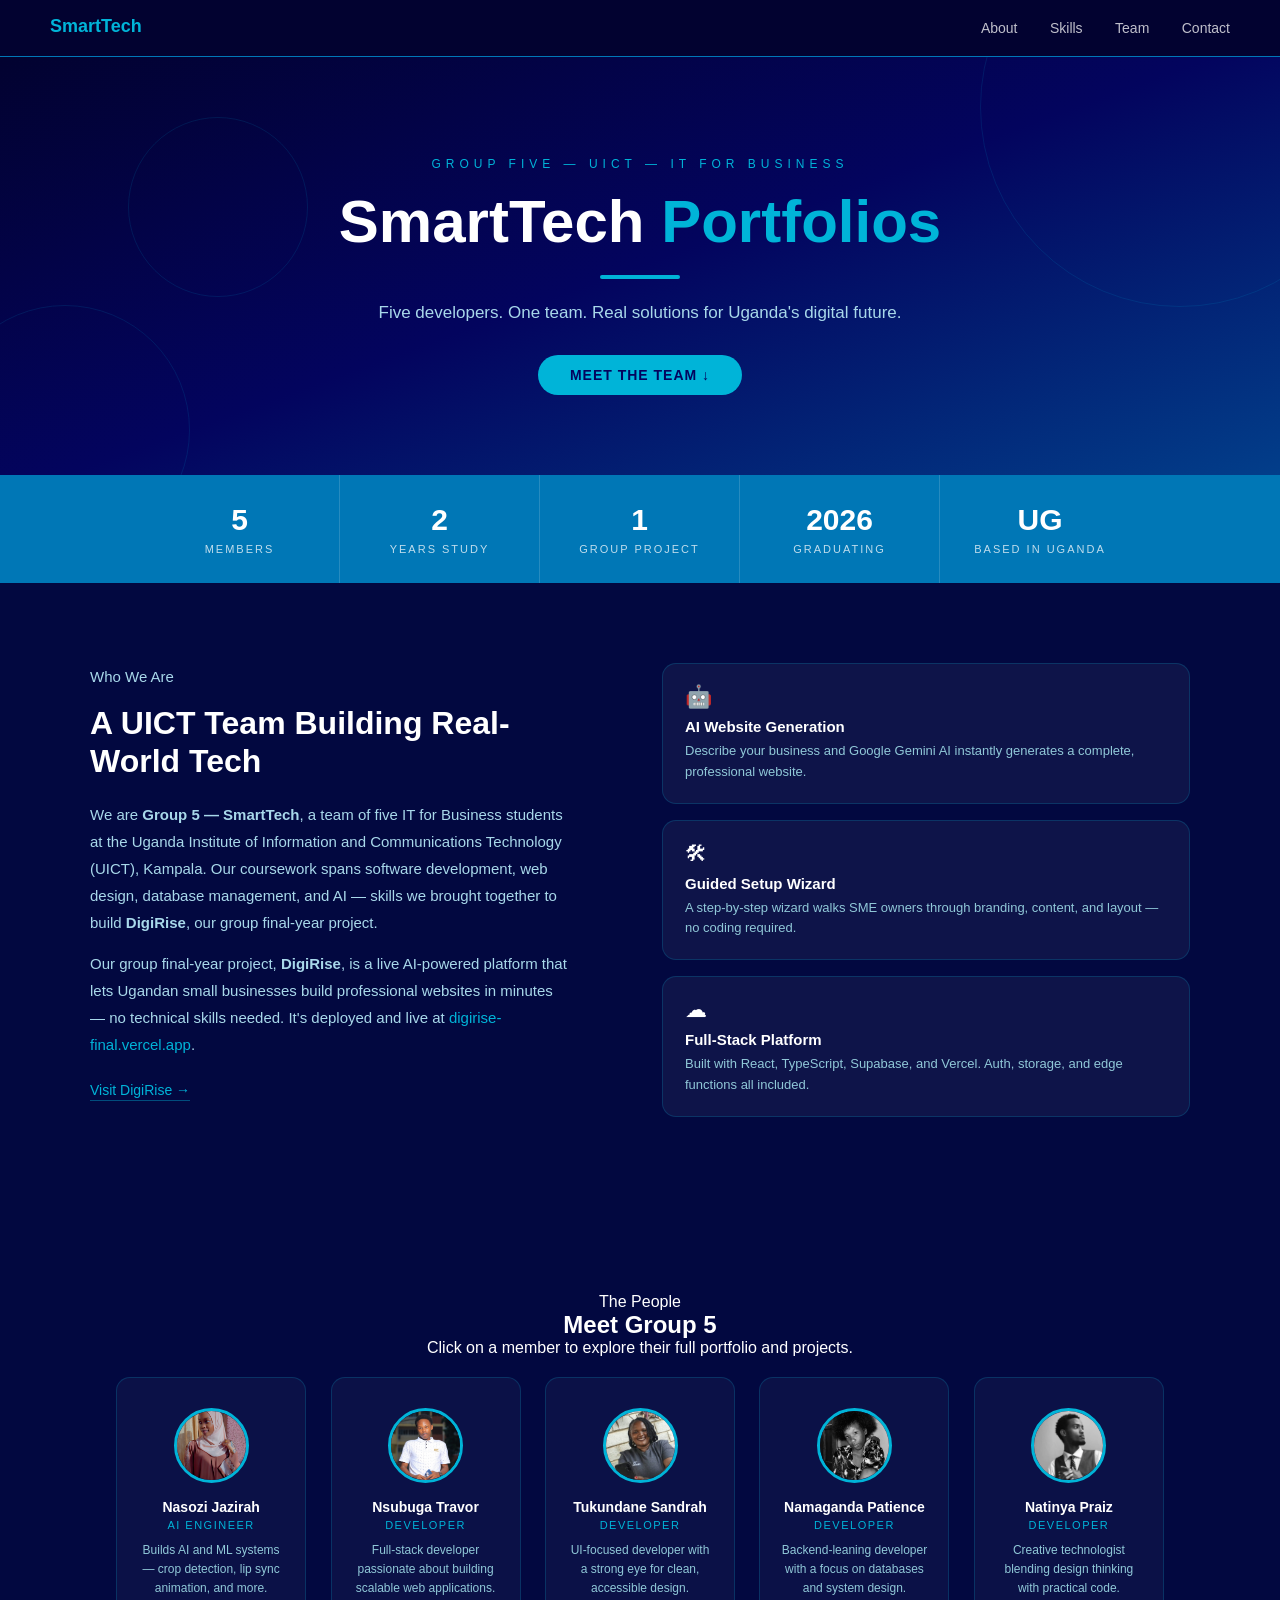
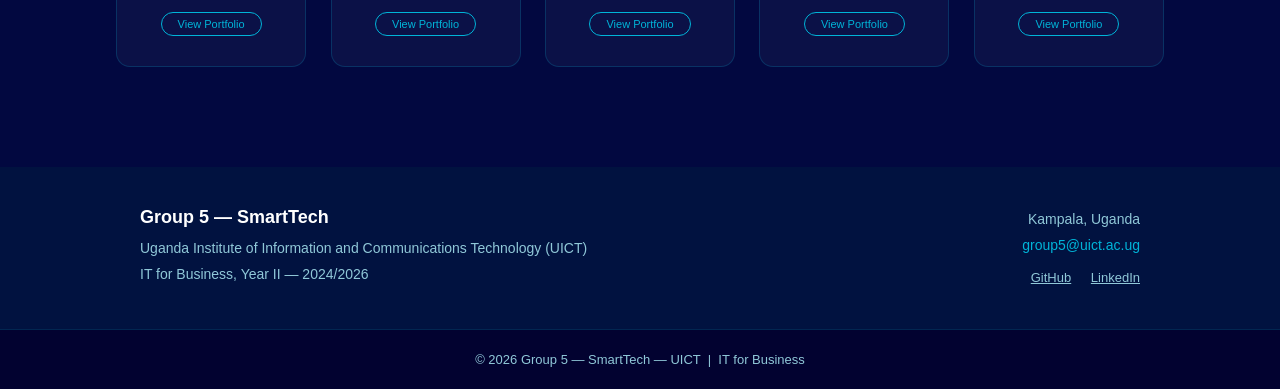
<file: index.html>
<!DOCTYPE html>
<html lang="en">
<head>
    <meta charset="UTF-8">
    <meta name="viewport" content="width=device-width, initial-scale=1.0">
    <title>Group 5 — SmartTech Portfolios | UICT</title>

    <!-- EXTERNAL CSS: main shared stylesheet -->
    <link rel="stylesheet" href="style.css">

    <!-- INTERNAL CSS: landing-page-only overrides -->
    <style>
        body {
            background-color: #03045e;
            color: white;
        }
    </style>
</head>
<body>

<!-- ══════════════════════════════════════
     TOP NAV BAR  (inline CSS: quick logo color)
     ══════════════════════════════════════ -->
<div class="topbar-landing">
    <span class="topbar-logo" style="color: #00b4d8; font-weight: 800; font-family: 'Syne', sans-serif; font-size: 18px;">SmartTech</span>
    <nav class="topbar-nav">
        <a href="#about">About</a>
        <a href="#skills">Skills</a>
        <a href="#team">Team</a>
        <a href="#contact">Contact</a>
    </nav>
</div>


<!-- ══════════════════════════════════════
     HERO SECTION
     ══════════════════════════════════════ -->
<header class="landing-hero">
    <p class="group-label">Group Five &mdash; UICT &mdash; IT for Business</p>
    <h1>SmartTech <span>Portfolios</span></h1>
    <div class="hero-underline"></div>
    <p class="hero-sub">Five developers. One team. Real solutions for Uganda's digital future.</p>
    <a href="#team" class="hero-cta">Meet the Team &darr;</a>

    <!-- Decorative floating circles (CSS absolute positioning) -->
    <div class="circle-deco circle-1"></div>
    <div class="circle-deco circle-2"></div>
    <div class="circle-deco circle-3"></div>
</header>


<!-- ══════════════════════════════════════
     STATS BAR — uses CSS FLOAT layout
     ══════════════════════════════════════ -->
<section class="stats-bar">
    <!-- clearfix applied on parent; each stat floats left -->
    <div class="stats-inner clearfix">
        <div class="stat-item float-item">
            <span class="stat-number">5</span>
            <span class="stat-label">Members</span>
        </div>
        <div class="stat-item float-item">
            <span class="stat-number">2</span>
            <span class="stat-label">Years Study</span>
        </div>
        <div class="stat-item float-item">
            <span class="stat-number">1</span>
            <span class="stat-label">Group Project</span>
        </div>
        <div class="stat-item float-item">
            <span class="stat-number">2026</span>
            <span class="stat-label">Graduating</span>
        </div>
        <div class="stat-item float-item">
            <span class="stat-number">UG</span>
            <span class="stat-label">Based in Uganda</span>
        </div>
    </div>
</section>


<!-- ══════════════════════════════════════
     ABOUT SECTION — uses CSS FLOAT (2-column)
     ══════════════════════════════════════ -->
<section class="about-section" id="about">
    <div class="about-inner clearfix">

        <!-- LEFT column — float left -->
        <div class="about-text float-left-col">
            <p class="section-tag">Who We Are</p>
            <h2>A UICT Team Building Real-World Tech</h2>
            <p>
                We are <strong>Group 5 — SmartTech</strong>, a team of five IT for Business
                students at the Uganda Institute of Information and Communications Technology
                (UICT), Kampala. Our coursework spans software development, web design,
                database management, and AI — skills we brought together to build
                <strong>DigiRise</strong>, our group final-year project.
            </p>
            <p style="margin-top: 14px;">
                Our group final-year project, <strong>DigiRise</strong>, is a live AI-powered
                platform that lets Ugandan small businesses build professional websites in minutes —
                no technical skills needed. It's deployed and live at
                <a href="https://digirise-final.vercel.app" target="_blank" style="color: #00b4d8; text-decoration: none;">digirise-final.vercel.app</a>.
            </p>
            <a href="https://digirise-final.vercel.app" target="_blank" class="about-link">Visit DigiRise &rarr;</a>
        </div>

        <!-- RIGHT column — float right -->
        <div class="about-cards float-right-col">
            <div class="about-card">
                <span class="about-icon">&#129302;</span>
                <h4>AI Website Generation</h4>
                <p>Describe your business and Google Gemini AI instantly generates a complete, professional website.</p>
            </div>
            <div class="about-card">
                <span class="about-icon">&#128736;</span>
                <h4>Guided Setup Wizard</h4>
                <p>A step-by-step wizard walks SME owners through branding, content, and layout — no coding required.</p>
            </div>
            <div class="about-card">
                <span class="about-icon">&#9729;</span>
                <h4>Full-Stack Platform</h4>
                <p>Built with React, TypeScript, Supabase, and Vercel. Auth, storage, and edge functions all included.</p>
            </div>
        </div>

    </div>
</section>



<!-- ══════════════════════════════════════
     TEAM SECTION (member cards)
     ══════════════════════════════════════ -->
<section class="team-section" id="team">
    <div class="section-header">
        <p class="section-tag">The People</p>
        <h2>Meet Group 5</h2>
        <p class="section-sub">Click on a member to explore their full portfolio and projects.</p>
    </div>

    <div class="members">

        <a href="jazirah.html" class="member-card">
            <div class="avatar-circle">
                <img src="jazirah.jpg" alt="Nasozi Jazirah">
            </div>
            <h3>Nasozi Jazirah</h3>
            <p class="role">AI Engineer</p>
            <p class="member-bio">Builds AI and ML systems — crop detection, lip sync animation, and more.</p>
            <span class="view-btn">View Portfolio</span>
        </a>

        <a href="nsubuga_about.html" class="member-card">
            <div class="avatar-circle">
                <img src="travor.jpg" alt="Travor">
            </div>
            <h3>Nsubuga Travor</h3>
            <p class="role">Developer</p>
            <p class="member-bio">Full-stack developer passionate about building scalable web applications.</p>
            <span class="view-btn">View Portfolio</span>
        </a>

        <a href="sandrah.html" class="member-card">
            <div class="avatar-circle">
                <img src="sandrah.jpg" alt="Sandrah">
            </div>
            <h3>Tukundane Sandrah</h3>
            <p class="role">Developer</p>
            <p class="member-bio">UI-focused developer with a strong eye for clean, accessible design.</p>
            <span class="view-btn">View Portfolio</span>
        </a>

        <a href="patience_about.html" class="member-card">
            <div class="avatar-circle">
                <img src="patience.jpg" alt="Patience">
            </div>
            <h3>Namaganda Patience</h3>
            <p class="role">Developer</p>
            <p class="member-bio">Backend-leaning developer with a focus on databases and system design.</p>
            <span class="view-btn">View Portfolio</span>
        </a>

        <a href="praiz_about.html" class="member-card">
            <div class="avatar-circle">
                <img src="praiz.jpg" alt="Praiz">
            </div>
            <h3>Natinya Praiz</h3>
            <p class="role">Developer</p>
            <p class="member-bio">Creative technologist blending design thinking with practical code.</p>
            <span class="view-btn">View Portfolio</span>
        </a>

    </div>
</section>


<!-- ══════════════════════════════════════
     CONTACT / FOOTER STRIP
     ══════════════════════════════════════ -->
<section class="contact-strip" id="contact">
    <div class="contact-inner clearfix">
        <div class="contact-left float-item" style="float: left; width: 50%;">
            <h3>Group 5 &mdash; SmartTech</h3>
            <p>Uganda Institute of Information and Communications Technology (UICT)</p>
            <p>IT for Business, Year II &mdash; 2024/2026</p>
        </div>
        <div class="contact-right float-item" style="float: right; width: 50%; text-align: right;">
            <p>Kampala, Uganda</p>
            <p>
                <a href="mailto:group5@uict.ac.ug" style="color: #00b4d8; text-decoration: none;">group5@uict.ac.ug</a>
            </p>
            <p style="margin-top: 8px; font-size: 13px; color: #90c8d8;">
                <a href="https://github.com" style="color: #90c8d8; margin-right: 16px;">GitHub</a>
                <a href="https://linkedin.com" style="color: #90c8d8;">LinkedIn</a>
            </p>
        </div>
    </div>
</section>

<!-- INLINE CSS: custom footer background -->
<footer style="background-color: #020230; border-top: 1px solid rgba(0,180,216,0.2);">
    &copy; 2026 Group 5 &mdash; SmartTech &mdash; UICT &nbsp;|&nbsp; IT for Business
</footer>


<!-- Smooth scroll script -->
<script>
    document.querySelectorAll('a[href^="#"]').forEach(anchor => {
        anchor.addEventListener('click', function(e) {
            e.preventDefault();
            const target = document.querySelector(this.getAttribute('href'));
            if (target) target.scrollIntoView({ behavior: 'smooth' });
        });
    });
</script>

</body>
</html>
</file>
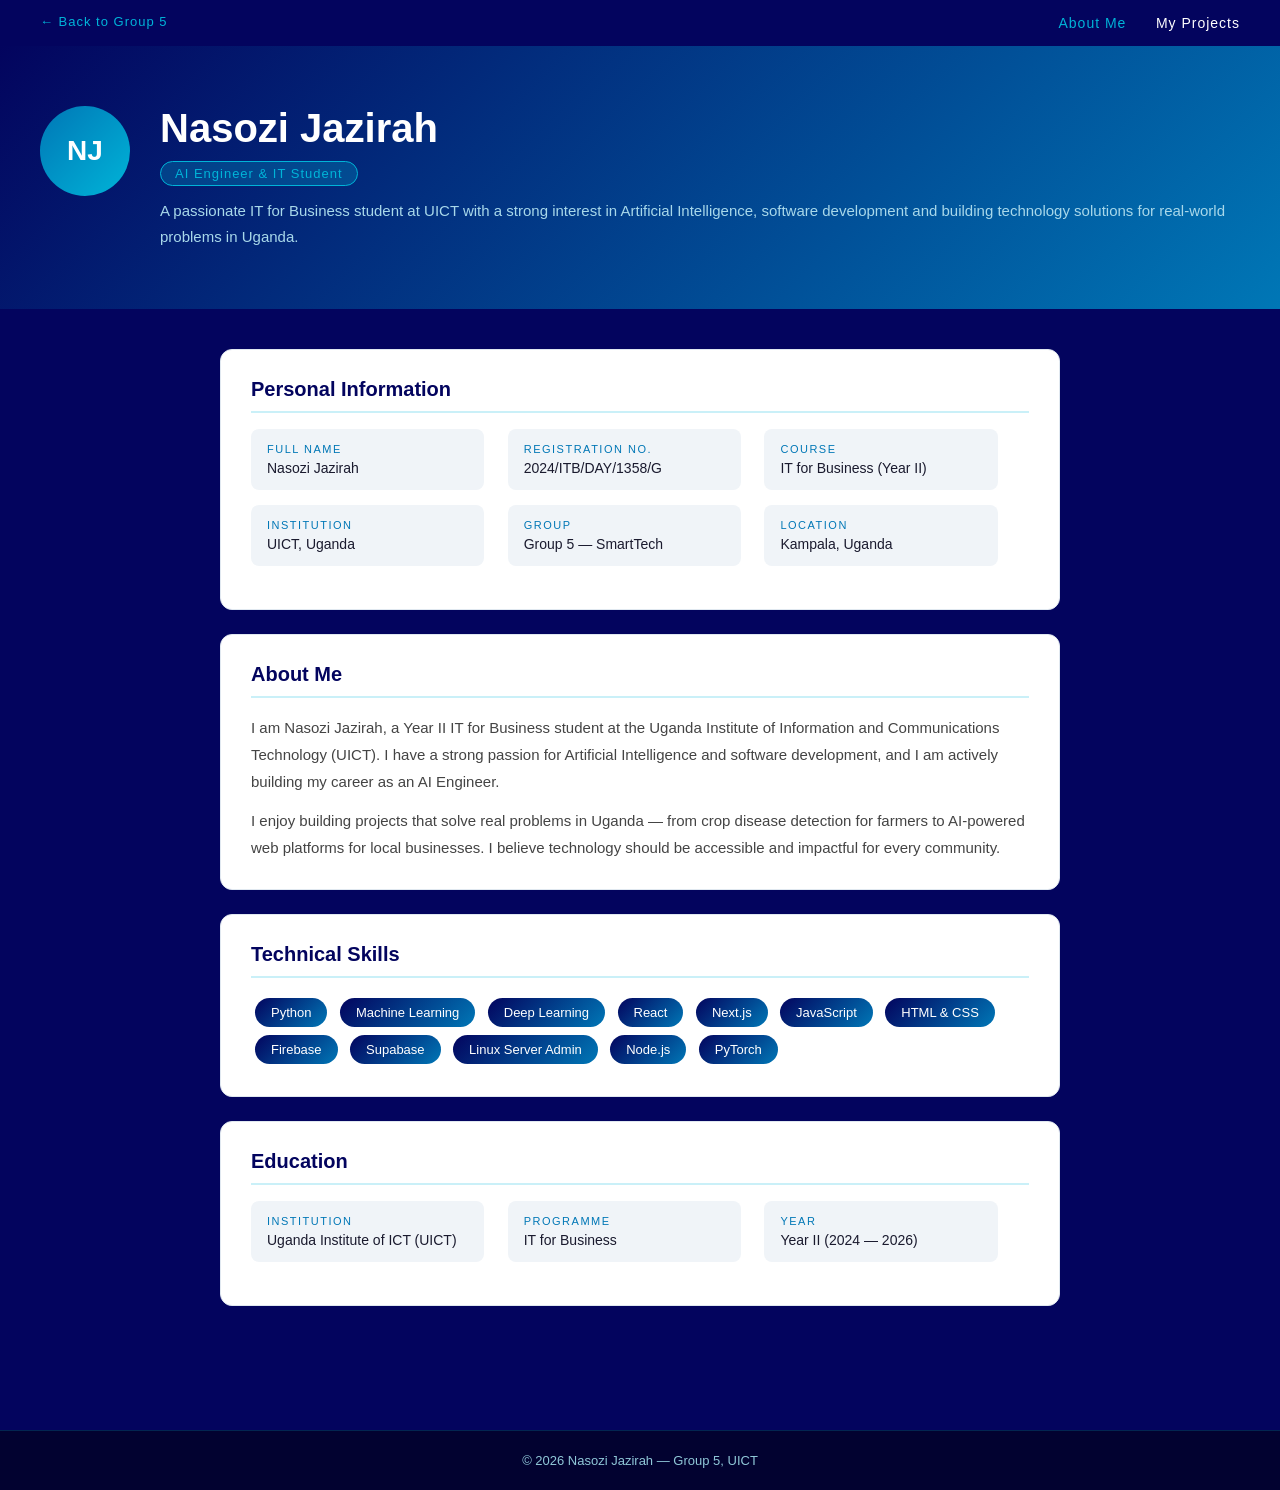
<file: jazirah.html>
<!DOCTYPE html>
<html lang="en">
<head>
    <meta charset="UTF-8">
    <meta name="viewport" content="width=device-width, initial-scale=1.0">
    <title>Nasozi Jazirah - About Me</title>
    <link href="https://fonts.googleapis.com/css2?family=Syne:wght@700;800&family=DM+Sans:wght@300;400;500&display=swap" rel="stylesheet">

    <!-- EXTERNAL CSS: shared portfolio styles -->
    <link rel="stylesheet" href="style.css">

    <!-- INTERNAL CSS: styles specific to this About page -->
    <style>
        .content {
            max-width: 900px;
            margin: 40px auto;
            padding: 0 30px 60px;
        }
    </style>
</head>
<body>

<!-- Top Navigation -->
<div class="topbar">
    <a href="index.html">&larr; Back to Group 5</a>
    <nav>
        <a href="jazirah.html" class="active">About Me</a>
        <a href="jazirahprojects.html">My Projects</a>
    </nav>
</div>

<!-- Hero Banner — INLINE CSS used for padding tweak -->
<div class="hero" style="padding: 60px 40px;">
    <div class="hero-avatar">NJ</div>
    <div class="hero-text">
        <h1>Nasozi Jazirah</h1>
        <span class="tag">AI Engineer &amp; IT Student</span>
        <p>
            A passionate IT for Business student at UICT with a strong interest
            in Artificial Intelligence, software development and building
            technology solutions for real-world problems in Uganda.
        </p>
    </div>
</div>

<!-- Main Content -->
<div class="content">

    <!-- Personal Info -->
    <div class="section">
        <h2>Personal Information</h2>
        <div class="info-grid">
            <div class="info-item">
                <div class="label">Full Name</div>
                <div class="value">Nasozi Jazirah</div>
            </div>
            <div class="info-item">
                <div class="label">Registration No.</div>
                <div class="value">2024/ITB/DAY/1358/G</div>
            </div>
            <div class="info-item">
                <div class="label">Course</div>
                <div class="value">IT for Business (Year II)</div>
            </div>
            <div class="info-item">
                <div class="label">Institution</div>
                <div class="value">UICT, Uganda</div>
            </div>
            <div class="info-item">
                <div class="label">Group</div>
                <div class="value">Group 5 &mdash; SmartTech</div>
            </div>
            <div class="info-item">
                <div class="label">Location</div>
                <div class="value">Kampala, Uganda</div>
            </div>
        </div>
    </div>

    <!-- About — INLINE CSS on paragraphs for spacing -->
    <div class="section">
        <h2>About Me</h2>
        <p style="margin-bottom: 12px;">
            I am Nasozi Jazirah, a Year II IT for Business student at the Uganda Institute
            of Information and Communications Technology (UICT). I have a strong passion
            for Artificial Intelligence and software development, and I am actively building
            my career as an AI Engineer.
        </p>
        <p>
            I enjoy building projects that solve real problems in Uganda — from crop disease
            detection for farmers to AI-powered web platforms for local businesses. I believe
            technology should be accessible and impactful for every community.
        </p>
    </div>

    <!-- Skills -->
    <div class="section">
        <h2>Technical Skills</h2>
        <div class="skills-list">
            <span class="skill-tag">Python</span>
            <span class="skill-tag">Machine Learning</span>
            <span class="skill-tag">Deep Learning</span>
            <span class="skill-tag">React</span>
            <span class="skill-tag">Next.js</span>
            <span class="skill-tag">JavaScript</span>
            <span class="skill-tag">HTML &amp; CSS</span>
            <span class="skill-tag">Firebase</span>
            <span class="skill-tag">Supabase</span>
            <span class="skill-tag">Linux Server Admin</span>
            <span class="skill-tag">Node.js</span>
            <span class="skill-tag">PyTorch</span>
        </div>
    </div>

    <!-- Education -->
    <div class="section">
        <h2>Education</h2>
        <div class="info-grid">
            <div class="info-item">
                <div class="label">Institution</div>
                <div class="value">Uganda Institute of ICT (UICT)</div>
            </div>
            <div class="info-item">
                <div class="label">Programme</div>
                <div class="value">IT for Business</div>
            </div>
            <div class="info-item">
                <div class="label">Year</div>
                <div class="value">Year II (2024 &mdash; 2026)</div>
            </div>
        </div>
    </div>

</div>

<!-- INLINE CSS: slight footer margin tweak -->
<footer style="margin-top: 0;">
    &copy; 2026 Nasozi Jazirah &mdash; Group 5, UICT
</footer>

</body>
</html>
</file>
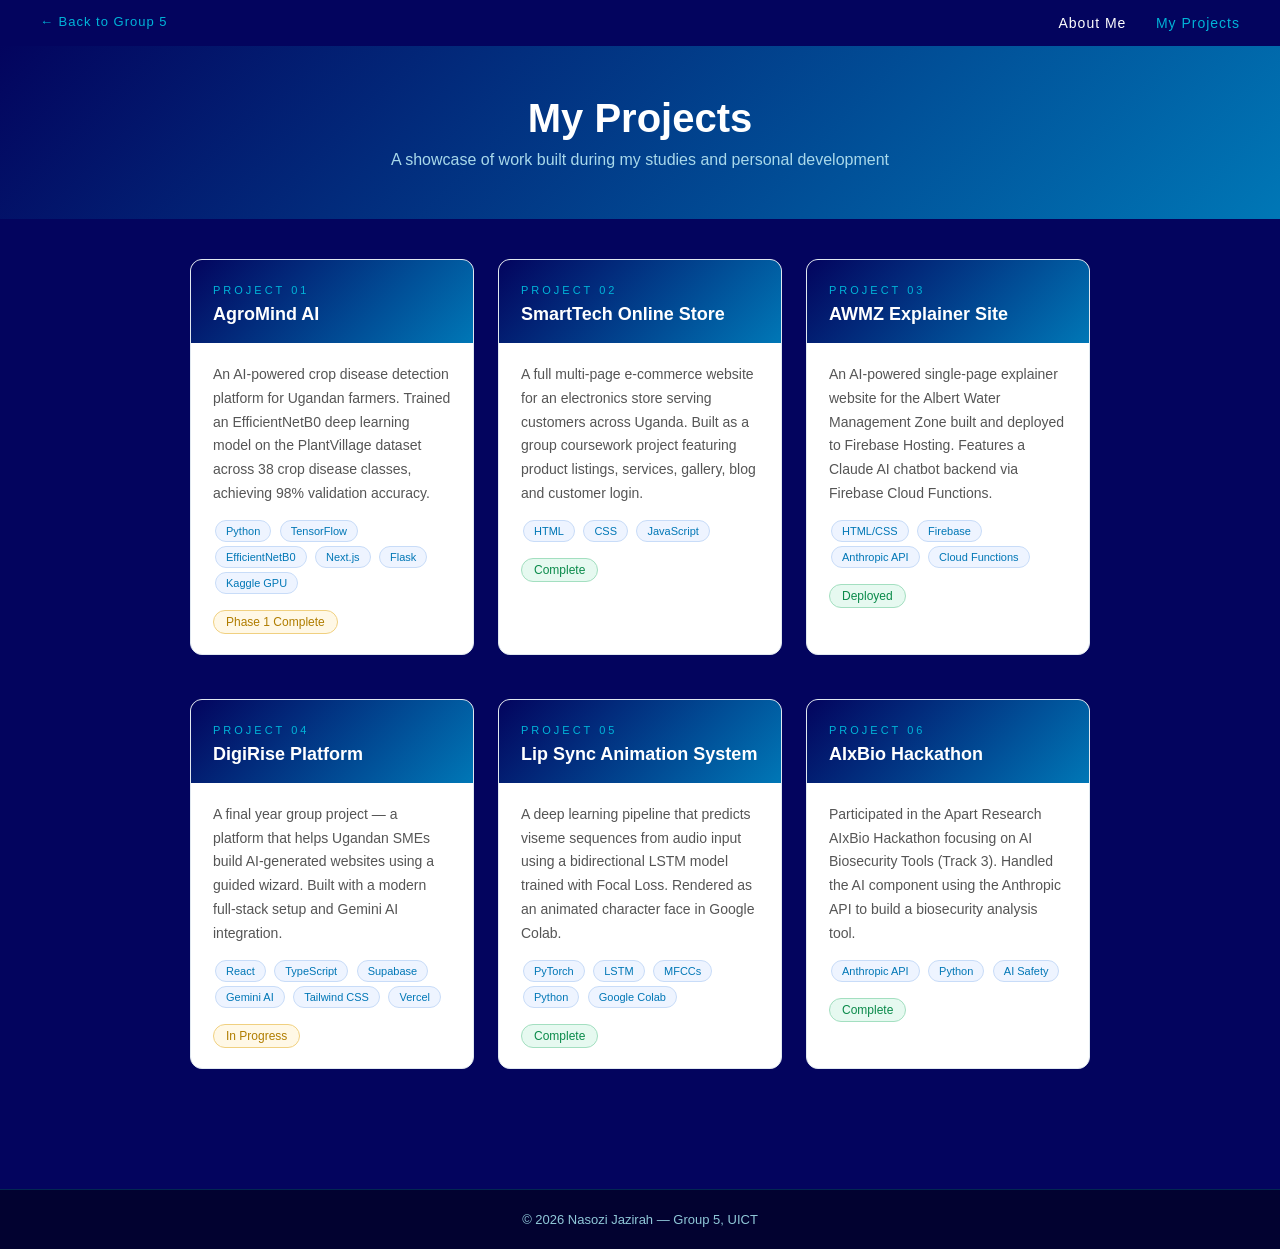
<file: Jazirahprojects.html>
<!DOCTYPE html>
<html lang="en">
<head>
    <meta charset="UTF-8">
    <meta name="viewport" content="width=device-width, initial-scale=1.0">
    <title>Nasozi Jazirah - My Projects</title>
    <link href="https://fonts.googleapis.com/css2?family=Syne:wght@700;800&family=DM+Sans:wght@300;400;500&display=swap" rel="stylesheet">

    <!-- EXTERNAL CSS: shared portfolio styles -->
    <link rel="stylesheet" href="style.css">

    <!-- INTERNAL CSS: styles specific to this Projects page -->
    <style>
        .projects {
            max-width: 960px;
            margin: 40px auto;
            padding: 0 30px 60px;
            display: grid;
            grid-template-columns: repeat(auto-fit, minmax(280px, 1fr));
            gap: 24px;
        }
    </style>
</head>
<body>

<!-- Top Navigation -->
<div class="topbar">
    <a href="index.html">&larr; Back to Group 5</a>
    <nav>
        <a href="jazirah.html">About Me</a>
        <a href="jazirahprojects.html" class="active">My Projects</a>
    </nav>
</div>

<!-- Page Header — INLINE CSS on the p for font size -->
<div class="page-header">
    <h1>My Projects</h1>
    <p style="font-size: 16px;">A showcase of work built during my studies and personal development</p>
</div>

<!-- Projects Grid -->
<div class="projects">

    <div class="project-card">
        <div class="card-top">
            <div class="number">Project 01</div>
            <h3>AgroMind AI</h3>
        </div>
        <div class="card-body">
            <!-- INLINE CSS: paragraph bottom margin -->
            <p style="margin-bottom: 12px;">An AI-powered crop disease detection platform for Ugandan farmers. Trained an EfficientNetB0 deep learning model on the PlantVillage dataset across 38 crop disease classes, achieving 98% validation accuracy.</p>
            <div class="tech-stack">
                <span class="tech">Python</span>
                <span class="tech">TensorFlow</span>
                <span class="tech">EfficientNetB0</span>
                <span class="tech">Next.js</span>
                <span class="tech">Flask</span>
                <span class="tech">Kaggle GPU</span>
            </div>
            <span class="status ongoing">Phase 1 Complete</span>
        </div>
    </div>

    <div class="project-card">
        <div class="card-top">
            <div class="number">Project 02</div>
            <h3>SmartTech Online Store</h3>
        </div>
        <div class="card-body">
            <p style="margin-bottom: 12px;">A full multi-page e-commerce website for an electronics store serving customers across Uganda. Built as a group coursework project featuring product listings, services, gallery, blog and customer login.</p>
            <div class="tech-stack">
                <span class="tech">HTML</span>
                <span class="tech">CSS</span>
                <span class="tech">JavaScript</span>
            </div>
            <span class="status complete">Complete</span>
        </div>
    </div>

    <div class="project-card">
        <div class="card-top">
            <div class="number">Project 03</div>
            <h3>AWMZ Explainer Site</h3>
        </div>
        <div class="card-body">
            <p style="margin-bottom: 12px;">An AI-powered single-page explainer website for the Albert Water Management Zone built and deployed to Firebase Hosting. Features a Claude AI chatbot backend via Firebase Cloud Functions.</p>
            <div class="tech-stack">
                <span class="tech">HTML/CSS</span>
                <span class="tech">Firebase</span>
                <span class="tech">Anthropic API</span>
                <span class="tech">Cloud Functions</span>
            </div>
            <span class="status complete">Deployed</span>
        </div>
    </div>

    <div class="project-card">
        <div class="card-top">
            <div class="number">Project 04</div>
            <h3>DigiRise Platform</h3>
        </div>
        <div class="card-body">
            <p style="margin-bottom: 12px;">A final year group project — a platform that helps Ugandan SMEs build AI-generated websites using a guided wizard. Built with a modern full-stack setup and Gemini AI integration.</p>
            <div class="tech-stack">
                <span class="tech">React</span>
                <span class="tech">TypeScript</span>
                <span class="tech">Supabase</span>
                <span class="tech">Gemini AI</span>
                <span class="tech">Tailwind CSS</span>
                <span class="tech">Vercel</span>
            </div>
            <span class="status ongoing">In Progress</span>
        </div>
    </div>

    <div class="project-card">
        <div class="card-top">
            <div class="number">Project 05</div>
            <h3>Lip Sync Animation System</h3>
        </div>
        <div class="card-body">
            <p style="margin-bottom: 12px;">A deep learning pipeline that predicts viseme sequences from audio input using a bidirectional LSTM model trained with Focal Loss. Rendered as an animated character face in Google Colab.</p>
            <div class="tech-stack">
                <span class="tech">PyTorch</span>
                <span class="tech">LSTM</span>
                <span class="tech">MFCCs</span>
                <span class="tech">Python</span>
                <span class="tech">Google Colab</span>
            </div>
            <span class="status complete">Complete</span>
        </div>
    </div>

    <div class="project-card">
        <div class="card-top">
            <div class="number">Project 06</div>
            <h3>AIxBio Hackathon</h3>
        </div>
        <div class="card-body">
            <p style="margin-bottom: 12px;">Participated in the Apart Research AIxBio Hackathon focusing on AI Biosecurity Tools (Track 3). Handled the AI component using the Anthropic API to build a biosecurity analysis tool.</p>
            <div class="tech-stack">
                <span class="tech">Anthropic API</span>
                <span class="tech">Python</span>
                <span class="tech">AI Safety</span>
            </div>
            <span class="status complete">Complete</span>
        </div>
    </div>

</div>

<footer style="margin-top: 0;">
    &copy; 2026 Nasozi Jazirah &mdash; Group 5, UICT
</footer>

</body>
</html>
</file>
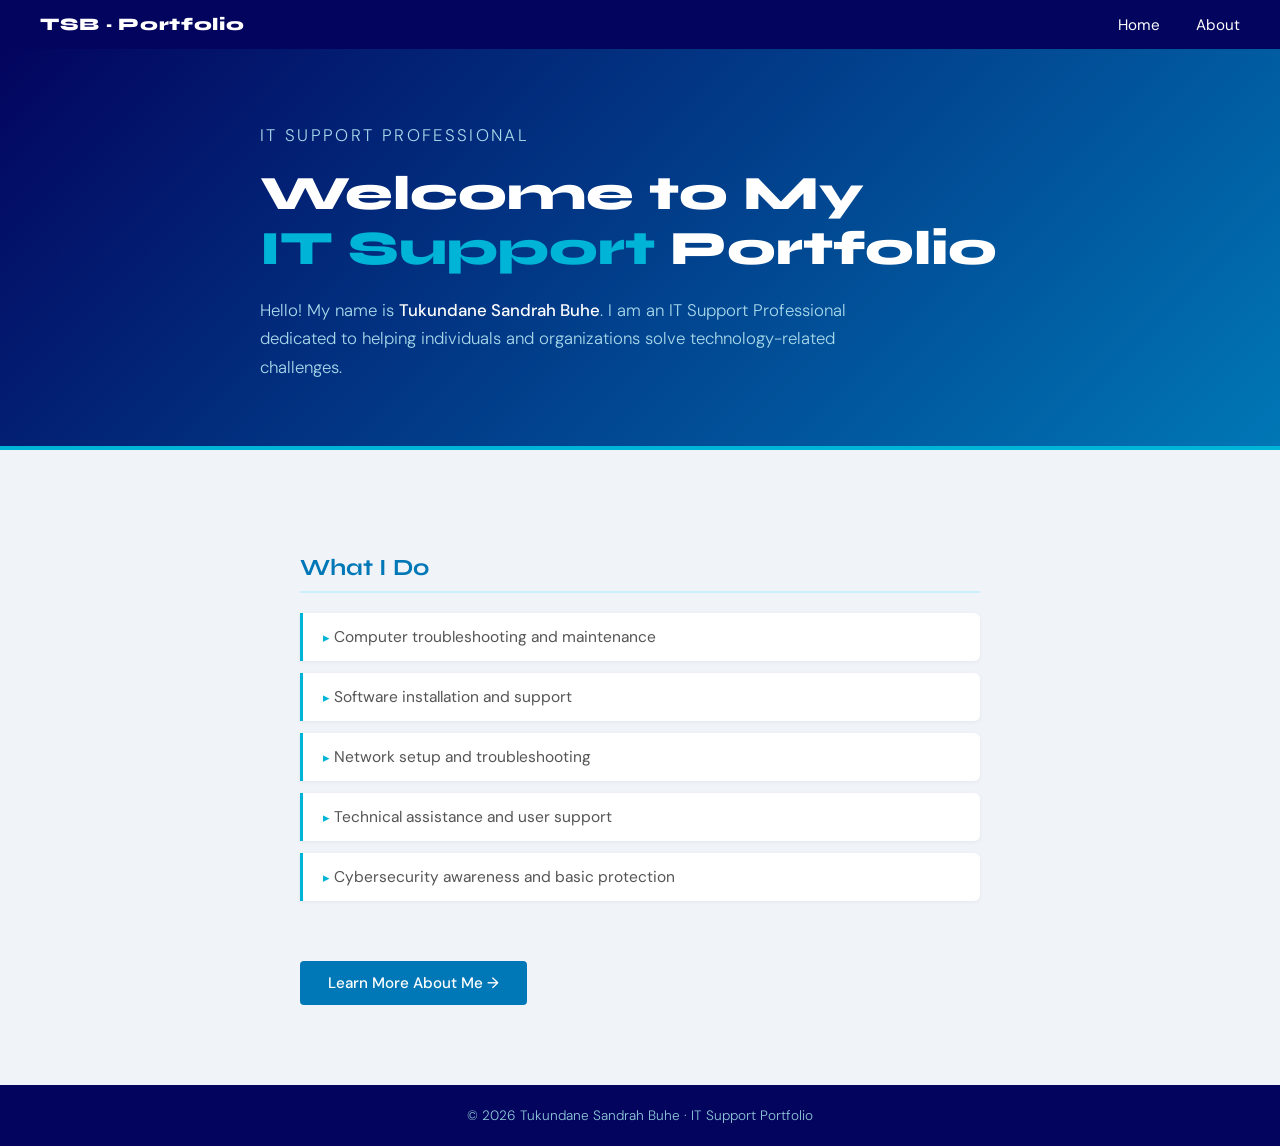
<file: sandrah.html>
<!DOCTYPE html>
<html lang="en">
<head>
  <meta charset="UTF-8" />
  <meta name="viewport" content="width=device-width, initial-scale=1.0"/>
  <title>Tukundane Sandrah Buhe - IT Support Portfolio</title>
  <link href="https://fonts.googleapis.com/css2?family=Syne:wght@700;800&family=DM+Sans:wght@300;400;500&display=swap" rel="stylesheet"/>
  <style>
    :root {
      --navy:  #03045E;
      --blue:  #0077B6;
      --cyan:  #00B4D8;
      --light: #CAF0F8;
      --white: #FFFFFF;
      --bg:    #F0F4F8;
      --text:  #1A1A2E;
      --grey:  #555555;
    }

    *, *::before, *::after { box-sizing: border-box; margin: 0; padding: 0; }

    body {
      font-family: 'DM Sans', sans-serif;
      font-weight: 400;
      color: var(--text);
      background-color: var(--bg);
    }

    /* ── Top bar ── */
    .topbar {
      background: var(--navy);
      padding: 14px 40px;
      display: flex;
      align-items: center;
      justify-content: space-between;
    }
    .topbar .brand {
      font-family: 'Syne', sans-serif;
      font-weight: 800;
      font-size: 1.1rem;
      color: var(--white);
      letter-spacing: 0.04em;
    }
    .topbar nav a {
      font-family: 'DM Sans', sans-serif;
      font-weight: 400;
      font-size: 0.95rem;
      color: var(--white);
      text-decoration: none;
      margin-left: 32px;
      transition: color 0.2s;
    }
    .topbar nav a:hover { color: var(--cyan); }

    /* ── Hero ── */
    .hero {
      background: linear-gradient(135deg, var(--navy) 0%, var(--blue) 100%);
      padding: 72px 40px 64px;
      border-bottom: 4px solid var(--cyan);
    }
    .hero-inner { max-width: 760px; margin: 0 auto; }
    .hero-label {
      font-family: 'DM Sans', sans-serif;
      font-weight: 500;
      font-size: 0.78rem;
      letter-spacing: 0.14em;
      text-transform: uppercase;
      color: var(--cyan);
      margin-bottom: 16px;
    }
    .hero h1 {
      font-family: 'Syne', sans-serif;
      font-weight: 800;
      font-size: clamp(2rem, 5vw, 3rem);
      color: var(--white);
      line-height: 1.15;
      margin-bottom: 20px;
    }
    .hero h1 span { color: var(--cyan); }
    .hero p {
      font-family: 'DM Sans', sans-serif;
      font-weight: 300;
      font-size: 1.05rem;
      color: #A8D8EA;
      line-height: 1.7;
      max-width: 620px;
    }
    .hero p strong {
      font-weight: 500;
      color: var(--white);
    }

    /* ── Main content ── */
    main {
      max-width: 760px;
      margin: 0 auto;
      padding: 56px 40px 80px;
    }

    section { margin-bottom: 48px; }

    h2 {
      font-family: 'Syne', sans-serif;
      font-weight: 700;
      font-size: 1.45rem;
      color: var(--blue);
      margin-bottom: 20px;
      padding-bottom: 10px;
      border-bottom: 2px solid var(--light);
    }

    ul {
      list-style: none;
      display: flex;
      flex-direction: column;
      gap: 12px;
    }
    ul li {
      font-family: 'DM Sans', sans-serif;
      font-weight: 400;
      font-size: 0.97rem;
      color: var(--grey);
      padding: 14px 20px;
      background: var(--white);
      border-left: 3px solid var(--cyan);
      border-radius: 0 6px 6px 0;
      box-shadow: 0 1px 4px rgba(3,4,94,0.06);
    }
    ul li::before {
      content: '▸ ';
      color: var(--cyan);
      font-size: 0.85em;
    }

    /* ── CTA link ── */
    .cta-link {
      display: inline-block;
      margin-top: 12px;
      font-family: 'DM Sans', sans-serif;
      font-weight: 500;
      font-size: 0.95rem;
      color: var(--white);
      background: var(--blue);
      padding: 12px 28px;
      border-radius: 4px;
      text-decoration: none;
      transition: background 0.2s;
    }
    .cta-link:hover { background: var(--cyan); }

    /* ── Footer ── */
    footer {
      background: var(--navy);
      text-align: center;
      padding: 22px 40px;
      font-family: 'DM Sans', sans-serif;
      font-weight: 300;
      font-size: 0.85rem;
      color: #90C8D8;
    }
  </style>
</head>
<body>

  <header class="topbar">
    <span class="brand">TSB · Portfolio</span>
    <nav>
      <a href="index.html">Home</a>
      <a href="about.html">About</a>
    </nav>
  </header>

  <section class="hero">
    <div class="hero-inner">
      <p class="hero-label">IT Support Professional</p>
      <h1>Welcome to My<br/><span>IT Support</span> Portfolio</h1>
      <p>Hello! My name is <strong>Tukundane Sandrah Buhe</strong>. I am an IT Support Professional dedicated to helping individuals and organizations solve technology-related challenges.</p>
    </div>
  </section>

  <main>
    <section>
      <h2>What I Do</h2>
      <ul>
        <li>Computer troubleshooting and maintenance</li>
        <li>Software installation and support</li>
        <li>Network setup and troubleshooting</li>
        <li>Technical assistance and user support</li>
        <li>Cybersecurity awareness and basic protection</li>
      </ul>
    </section>

    <a class="cta-link" href="sandrahabout.html">Learn More About Me →</a>
  </main>

  <footer>
    &copy; 2026 Tukundane Sandrah Buhe · IT Support Portfolio
  </footer>

</body>
</html>
</file>
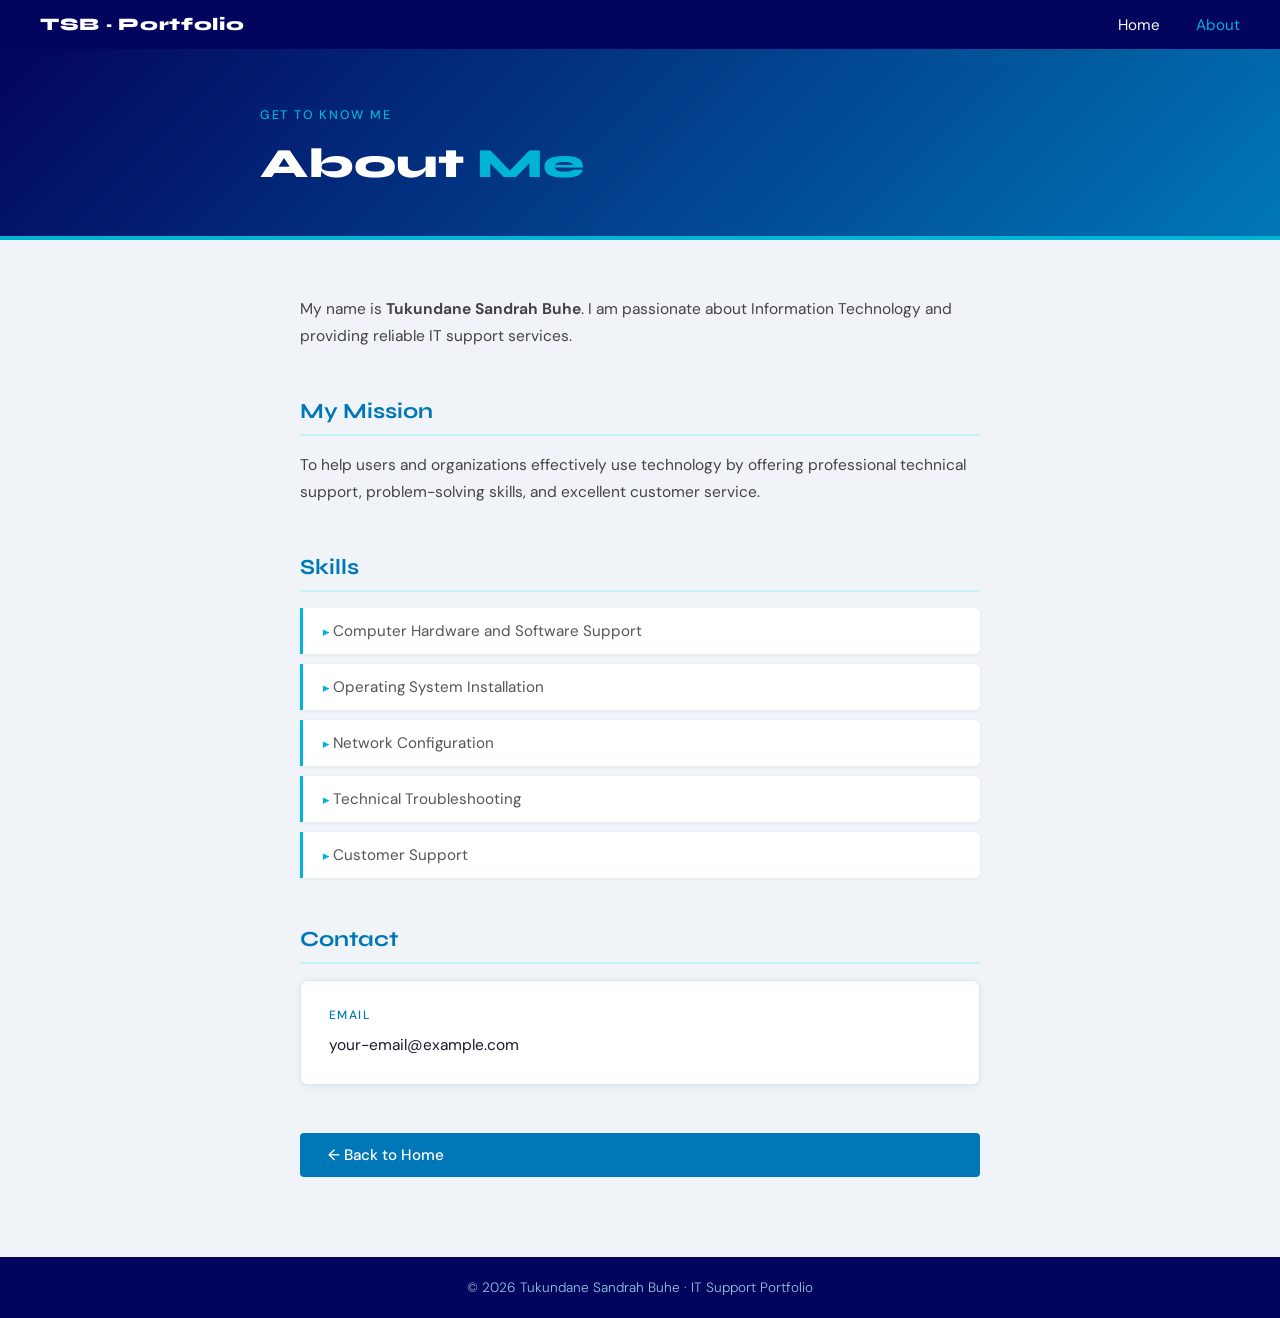
<file: sandrahabout.html>
<!DOCTYPE html>
<html lang="en">
<head>
  <meta charset="UTF-8" />
  <meta name="viewport" content="width=device-width, initial-scale=1.0"/>
  <title>About Me - Tukundane Sandrah Buhe</title>
  <link href="https://fonts.googleapis.com/css2?family=Syne:wght@700;800&family=DM+Sans:wght@300;400;500&display=swap" rel="stylesheet"/>
  <style>
    :root {
      --navy:  #03045E;
      --blue:  #0077B6;
      --cyan:  #00B4D8;
      --light: #CAF0F8;
      --white: #FFFFFF;
      --bg:    #F0F4F8;
      --text:  #1A1A2E;
      --grey:  #555555;
    }

    *, *::before, *::after { box-sizing: border-box; margin: 0; padding: 0; }

    body {
      font-family: 'DM Sans', sans-serif;
      font-weight: 400;
      color: var(--text);
      background-color: var(--bg);
    }

    /* ── Top bar ── */
    .topbar {
      background: var(--navy);
      padding: 14px 40px;
      display: flex;
      align-items: center;
      justify-content: space-between;
    }
    .topbar .brand {
      font-family: 'Syne', sans-serif;
      font-weight: 800;
      font-size: 1.1rem;
      color: var(--white);
      letter-spacing: 0.04em;
    }
    .topbar nav a {
      font-family: 'DM Sans', sans-serif;
      font-weight: 400;
      font-size: 0.95rem;
      color: var(--white);
      text-decoration: none;
      margin-left: 32px;
      transition: color 0.2s;
    }
    .topbar nav a:hover { color: var(--cyan); }
    .topbar nav a.active { color: var(--cyan); }

    /* ── Page header ── */
    .page-header {
      background: linear-gradient(135deg, var(--navy) 0%, var(--blue) 100%);
      padding: 56px 40px 48px;
      border-bottom: 4px solid var(--cyan);
    }
    .page-header-inner { max-width: 760px; margin: 0 auto; }
    .page-header .label {
      font-family: 'DM Sans', sans-serif;
      font-weight: 500;
      font-size: 0.78rem;
      letter-spacing: 0.14em;
      text-transform: uppercase;
      color: var(--cyan);
      margin-bottom: 12px;
    }
    .page-header h1 {
      font-family: 'Syne', sans-serif;
      font-weight: 800;
      font-size: clamp(1.8rem, 4vw, 2.6rem);
      color: var(--white);
    }
    .page-header h1 span { color: var(--cyan); }

    /* ── Main ── */
    main {
      max-width: 760px;
      margin: 0 auto;
      padding: 56px 40px 80px;
      display: flex;
      flex-direction: column;
      gap: 48px;
    }

    section {}

    h2 {
      font-family: 'Syne', sans-serif;
      font-weight: 700;
      font-size: 1.35rem;
      color: var(--blue);
      margin-bottom: 16px;
      padding-bottom: 10px;
      border-bottom: 2px solid var(--light);
    }

    p {
      font-family: 'DM Sans', sans-serif;
      font-weight: 400;
      font-size: 0.97rem;
      color: #444444;
      line-height: 1.75;
    }

    /* ── Skills list ── */
    ul {
      list-style: none;
      display: flex;
      flex-direction: column;
      gap: 10px;
    }
    ul li {
      font-family: 'DM Sans', sans-serif;
      font-weight: 400;
      font-size: 0.95rem;
      color: var(--grey);
      padding: 13px 20px;
      background: var(--white);
      border-left: 3px solid var(--cyan);
      border-radius: 0 6px 6px 0;
      box-shadow: 0 1px 4px rgba(3,4,94,0.06);
    }
    ul li::before {
      content: '▸ ';
      color: var(--cyan);
      font-size: 0.85em;
    }

    /* ── Contact card ── */
    .contact-card {
      background: var(--white);
      border: 1px solid var(--light);
      border-radius: 8px;
      padding: 24px 28px;
      box-shadow: 0 2px 8px rgba(3,4,94,0.07);
    }
    .contact-label {
      font-family: 'DM Sans', sans-serif;
      font-weight: 500;
      font-size: 0.75rem;
      letter-spacing: 0.12em;
      text-transform: uppercase;
      color: var(--blue);
      margin-bottom: 6px;
    }
    .contact-value {
      font-family: 'DM Sans', sans-serif;
      font-weight: 400;
      font-size: 0.97rem;
      color: var(--text);
    }

    /* ── Back link ── */
    .back-link {
      display: inline-block;
      font-family: 'DM Sans', sans-serif;
      font-weight: 500;
      font-size: 0.95rem;
      color: var(--white);
      background: var(--blue);
      padding: 12px 28px;
      border-radius: 4px;
      text-decoration: none;
      transition: background 0.2s;
    }
    .back-link:hover { background: var(--cyan); }

    /* ── Footer ── */
    footer {
      background: var(--navy);
      text-align: center;
      padding: 22px 40px;
      font-family: 'DM Sans', sans-serif;
      font-weight: 300;
      font-size: 0.85rem;
      color: #90C8D8;
    }
  </style>
</head>
<body>

  <header class="topbar">
    <span class="brand">TSB · Portfolio</span>
    <nav>
      <a href="index.html">Home</a>
      <a href="about.html" class="active">About</a>
    </nav>
  </header>

  <div class="page-header">
    <div class="page-header-inner">
      <p class="label">Get to Know Me</p>
      <h1>About <span>Me</span></h1>
    </div>
  </div>

  <main>

    <section>
      <p>My name is <strong>Tukundane Sandrah Buhe</strong>. I am passionate about Information Technology and providing reliable IT support services.</p>
    </section>

    <section>
      <h2>My Mission</h2>
      <p>To help users and organizations effectively use technology by offering professional technical support, problem-solving skills, and excellent customer service.</p>
    </section>

    <section>
      <h2>Skills</h2>
      <ul>
        <li>Computer Hardware and Software Support</li>
        <li>Operating System Installation</li>
        <li>Network Configuration</li>
        <li>Technical Troubleshooting</li>
        <li>Customer Support</li>
      </ul>
    </section>

    <section>
      <h2>Contact</h2>
      <div class="contact-card">
        <p class="contact-label">Email</p>
        <p class="contact-value">your-email@example.com</p>
      </div>
    </section>

    <a class="back-link" href="index.html">← Back to Home</a>

  </main>

  <footer>
    &copy; 2026 Tukundane Sandrah Buhe · IT Support Portfolio
  </footer>

</body>
</html>
</file>
<file: style.css>
/* ── 1. CSS VARIABLES ───────────────────────────── */
:root {
    --navy:  #03045e;
    --blue:  #0077b6;
    --cyan:  #00b4d8;
    --light: #caf0f8;
    --white: #ffffff;
    --bg:    #f0f4f8;
    --text:  #1a1a2e;
    --grey:  #555555;
}


/* ── 2. RESET ───────────────────────────────────── */
* {
    margin: 0;
    padding: 0;
    box-sizing: border-box;
}

body {
    font-family: 'Segoe UI', Arial, sans-serif;
    background-color: #03045e;
    color: white;
}


/* ── 3. TOP NAV ─────────────────────────────────── */
.topbar-landing {
    background-color: #020230;
    padding: 16px 50px;
    overflow: hidden;         /* contains the floated logo and nav */
    border-bottom: 1px solid #0077b6;
    position: sticky;
    top: 0;
}

.topbar-logo {
    float: left;              /* FLOAT: logo goes left */
    color: #00b4d8;
    font-size: 18px;
    font-weight: 800;
}

.topbar-nav {
    float: right;             /* FLOAT: nav goes right */
}

.topbar-nav a {
    display: inline-block;    /* DISPLAY: inline-block so links sit side by side */
    color: rgba(255,255,255,0.75);
    text-decoration: none;
    font-size: 14px;
    margin-left: 28px;
    padding: 4px 0;
    transition: color 0.25s;
}

.topbar-nav a:hover {
    color: #00b4d8;
}


/* ── 4. HERO SECTION ────────────────────────────── */
.landing-hero {
    text-align: center;
    padding: 100px 20px 80px;
    background-color: #03045e;
    background-image: linear-gradient(160deg, #020230 0%, #03045e 50%, #023e8a 100%);
    position: relative;       /* POSITIONING: so deco circles can be placed inside */
    overflow: hidden;
}

/* Decorative background circles — absolute positioning */
.circle-deco {
    position: absolute;       /* POSITIONING: removed from normal flow */
    border-radius: 50%;
    border: 1px solid rgba(0, 180, 216, 0.12);
}

.circle-1 {
    width: 400px;
    height: 400px;
    top: -150px;
    right: -100px;
}

.circle-2 {
    width: 250px;
    height: 250px;
    bottom: -80px;
    left: -60px;
}

.circle-3 {
    width: 180px;
    height: 180px;
    top: 60px;
    left: 10%;
}

.group-label {
    display: block;
    font-size: 12px;
    font-weight: 500;
    letter-spacing: 5px;
    text-transform: uppercase;   /* TEXT PROPERTY */
    color: #00b4d8;
    margin-bottom: 18px;
}

.landing-hero h1 {
    font-size: 60px;
    font-weight: 800;
    color: white;
    line-height: 1.1;
    margin-bottom: 20px;
}

.landing-hero h1 span {
    color: #00b4d8;
}

.hero-underline {
    display: block;
    width: 80px;
    height: 4px;
    background-color: #00b4d8;
    margin: 16px auto 24px;
    border-radius: 2px;
}

.hero-sub {
    color: #a8d8ea;
    font-size: 17px;
    font-weight: 300;
    margin-bottom: 32px;
}

.hero-cta {
    display: inline-block;       /* DISPLAY: accepts padding/width unlike inline */
    background-color: #00b4d8;
    color: #03045e;
    font-weight: 700;
    font-size: 14px;
    padding: 12px 32px;
    border-radius: 30px;
    text-decoration: none;
    letter-spacing: 1px;
    text-transform: uppercase;
    transition: background-color 0.3s;   /* TRANSITION */
}

.hero-cta:hover {
    background-color: white;
}


/* ── 5. STATS BAR — FLOAT LAYOUT ───────────────── */
.stats-bar {
    background-color: #0077b6;
    overflow: hidden;            /* contains floated children */
}

.stats-inner {
    max-width: 1000px;
    margin: 0 auto;
    overflow: hidden;
}

.stat-item {
    float: left;                 /* FLOAT: items sit side by side */
    width: 20%;                  /* 5 items × 20% = full row */
    text-align: center;
    padding: 28px 10px;
    border-right: 1px solid rgba(255,255,255,0.15);
}

.stat-item:last-child {
    border-right: none;
}

.stat-number {
    display: block;
    font-size: 30px;
    font-weight: 800;
    color: white;
}

.stat-label {
    display: block;
    font-size: 11px;
    color: rgba(255,255,255,0.75);
    text-transform: uppercase;
    letter-spacing: 2px;
    margin-top: 6px;
}


/* ── 6. ABOUT SECTION — FLOAT 2-COLUMN ─────────── */
.about-section {
    padding: 80px 40px;
    background-color: #020840;
    overflow: hidden;            /* contains floated columns */
}

.about-inner {
    max-width: 1100px;
    margin: 0 auto;
    overflow: hidden;            /* contains floated columns */
}

.about-text {
    float: left;                 /* FLOAT: left column */
    width: 48%;
    padding-right: 50px;         /* BOX MODEL: spacing between columns */
}

.about-text h2 {
    font-size: 32px;
    font-weight: 800;
    color: white;
    margin-bottom: 20px;
    line-height: 1.2;
}

.about-text p {
    color: #a8d8ea;
    font-size: 15px;
    line-height: 1.8;
    margin-bottom: 14px;
}

.about-link {
    display: inline-block;
    margin-top: 10px;
    color: #00b4d8;
    font-weight: 500;
    text-decoration: none;
    font-size: 14px;
    border-bottom: 1px solid rgba(0, 180, 216, 0.4);
    padding-bottom: 2px;
    transition: color 0.3s;
}

.about-link:hover {
    color: white;
}

.about-cards {
    float: right;                /* FLOAT: right column */
    width: 48%;
}

.about-card {
    background-color: rgba(255,255,255,0.05);
    border: 1px solid rgba(0, 180, 216, 0.2);
    border-radius: 14px;
    padding: 20px 22px;
    margin-bottom: 16px;         /* BOX MODEL: space between cards */
    transition: background-color 0.3s, border-color 0.3s;
}

.about-card:hover {
    background-color: rgba(0, 180, 216, 0.08);
    border-color: rgba(0, 180, 216, 0.5);
}

.about-icon {
    font-size: 22px;
    display: block;
    margin-bottom: 8px;
}

.about-card h4 {
    font-size: 15px;
    font-weight: 700;
    color: white;
    margin-bottom: 6px;
}

.about-card p {
    color: #90c8d8;
    font-size: 13px;
    line-height: 1.6;
}


/* ── 7. TEAM SECTION ────────────────────────────── */
.team-section {
    padding: 80px 20px;
    background-color: #020840;
    text-align: center;
}

.members {
    max-width: 1100px;
    margin: 0 auto;
    padding: 10px;
}

.member-card {
    display: inline-block;       /* DISPLAY: cards sit side by side */
    vertical-align: top;
    background-color: rgba(255, 255, 255, 0.04);
    border: 1px solid rgba(0, 180, 216, 0.2);
    border-radius: 14px;
    width: 190px;
    padding: 30px 20px;          /* BOX MODEL */
    margin: 10px;                /* BOX MODEL */
    text-align: center;
    text-decoration: none;
    color: white;
    transition: border-color 0.3s, background-color 0.3s;
}

.member-card:hover {
    background-color: rgba(0, 180, 216, 0.1);
    border-color: #00b4d8;
}

.member-card h3 {
    font-size: 14px;
    font-weight: 700;
    margin-bottom: 4px;
}

.member-card .role {
    font-size: 11px;
    color: #00b4d8;
    font-weight: 400;
    letter-spacing: 1.5px;
    text-transform: uppercase;
    margin-bottom: 10px;
}

.member-bio {
    font-size: 12px;
    color: #90c8d8;
    line-height: 1.6;
    margin-bottom: 14px;
}

.view-btn {
    display: inline-block;
    font-size: 11px;
    color: #00b4d8;
    border: 1px solid #00b4d8;
    padding: 5px 16px;
    border-radius: 20px;
    transition: background-color 0.3s, color 0.3s;
}

.member-card:hover .view-btn {
    background-color: #00b4d8;
    color: #03045e;
}


/* ── 8. AVATAR CIRCLE ──────────────────────────── */
.avatar-circle {
    width: 75px;
    height: 75px;
    border-radius: 50%;
    overflow: hidden;            /* OVERFLOW: clips image into circle */
    margin: 0 auto 16px;
    border: 3px solid #00b4d8;
}

.avatar-circle img {
    width: 100%;
    height: 100%;
    object-fit: cover;
    display: block;
}


/* ── 9. CONTACT STRIP — FLOAT ──────────────────── */
.contact-strip {
    background-color: #011240;
    padding: 40px 60px;
    overflow: hidden;
}

.contact-inner {
    max-width: 1000px;
    margin: 0 auto;
    overflow: hidden;
}

.contact-left {
    float: left;                 /* FLOAT */
    width: 50%;
}

.contact-right {
    float: right;                /* FLOAT */
    width: 50%;
    text-align: right;
}

.contact-left h3 {
    font-size: 18px;
    font-weight: 800;
    color: white;
    margin-bottom: 8px;
}

.contact-left p,
.contact-right p {
    font-size: 14px;
    color: #90c8d8;
    line-height: 1.8;
}


/* ── 10. FOOTER ─────────────────────────────────── */
footer {
    text-align: center;
    padding: 22px;
    background-color: #020230;
    border-top: 1px solid rgba(0,180,216,0.2);
    color: #90c8d8;
    font-size: 13px;
}


/* ── 11. INNER PAGE NAV (jazirah.html etc.) ─────── */
.topbar {
    background-color: #03045e;
    padding: 14px 40px;
    overflow: hidden;
}

.topbar a {
    color: #00b4d8;
    text-decoration: none;
    font-size: 13px;
    letter-spacing: 1px;
    float: left;
}

.topbar a:hover {
    text-decoration: underline;
}

.topbar nav {
    float: right;
}

.topbar nav a {
    float: none;
    display: inline-block;
    margin-left: 25px;
    color: white;
    font-size: 14px;
    font-weight: 500;
}

.topbar nav a.active,
.topbar nav a:hover {
    color: #00b4d8;
    text-decoration: none;
}


/* ── 12. HERO BANNER (inner pages) ─────────────── */
.hero,
.page-header {
    background-image: linear-gradient(135deg, #03045e 0%, #0077b6 100%);
    padding: 50px 40px;
    overflow: hidden;
}

.page-header {
    text-align: center;
}

.page-header h1 {
    font-size: 40px;
    font-weight: 800;
    color: white;
}

.page-header p {
    color: #a8d8ea;
    margin-top: 10px;
    font-size: 15px;
}

.hero-avatar {
    float: left;                 /* FLOAT: avatar sits beside text */
    width: 90px;
    height: 90px;
    border-radius: 50%;
    background-image: linear-gradient(135deg, #0077b6, #00b4d8);
    text-align: center;
    line-height: 90px;
    font-size: 28px;
    font-weight: 800;
    color: white;
    margin-right: 30px;
}

.hero-text {
    overflow: hidden;            /* sits beside the floated avatar */
}

.hero-text h1 {
    font-size: 40px;
    font-weight: 800;
    color: white;
}

.hero-text .tag {
    display: inline-block;
    background-color: rgba(0, 180, 216, 0.25);
    color: #00b4d8;
    border: 1px solid #00b4d8;
    padding: 4px 14px;
    border-radius: 20px;
    font-size: 13px;
    margin-top: 10px;
    letter-spacing: 1px;
}

.hero-text p {
    margin-top: 12px;
    color: #a8d8ea;
    font-size: 15px;
    line-height: 1.7;
}


/* ── 13. SECTION CARDS (inner pages) ───────────── */
.section {
    background-color: white;
    border-radius: 12px;
    padding: 28px 30px;
    margin-bottom: 24px;
    border: 1px solid #e0e8f0;
}

.section h2 {
    font-size: 20px;
    color: #03045e;
    margin-bottom: 16px;
    padding-bottom: 10px;
    border-bottom: 2px solid #caf0f8;
}

.section p {
    color: #444;
    line-height: 1.8;
    font-size: 15px;
}

.info-grid {
    overflow: hidden;
    margin-top: 5px;
}

.info-item {
    float: left;                 /* FLOAT: info boxes side by side */
    width: 30%;
    margin-right: 3%;
    margin-bottom: 15px;
    background-color: #f0f4f8;
    border-radius: 8px;
    padding: 14px 16px;
}

.info-item .label {
    display: block;
    font-size: 11px;
    color: #0077b6;
    letter-spacing: 1.5px;
    text-transform: uppercase;
    font-weight: 500;
    margin-bottom: 5px;
}

.info-item .value {
    display: block;
    font-size: 14px;
    color: #1a1a2e;
    font-weight: 500;
}

.skills-list {
    overflow: hidden;
    margin-top: 5px;
}

.skill-tag {
    display: inline-block;
    background-image: linear-gradient(135deg, #03045e, #0077b6);
    color: white;
    padding: 7px 16px;
    border-radius: 20px;
    font-size: 13px;
    font-weight: 500;
    margin: 4px;
}

/* Project cards */
.project-card {
    background-color: white;
    border-radius: 12px;
    overflow: hidden;
    border: 1px solid #e0e8f0;
    margin-bottom: 20px;
    transition: border-color 0.3s;
}

.project-card:hover {
    border-color: #00b4d8;
}

.card-top {
    background-image: linear-gradient(135deg, #03045e, #0077b6);
    padding: 24px 22px 18px;
}

.card-top .number {
    display: block;
    font-size: 11px;
    color: #00b4d8;
    letter-spacing: 3px;
    text-transform: uppercase;
    margin-bottom: 8px;
}

.card-top h3 {
    font-size: 18px;
    color: white;
    font-weight: 700;
}

.card-body {
    padding: 20px 22px;
}

.card-body p {
    color: #555;
    font-size: 14px;
    line-height: 1.7;
    margin-bottom: 14px;
}

.tech-stack {
    overflow: hidden;
}

.tech {
    display: inline-block;
    background-color: #eef4ff;
    color: #0077b6;
    font-size: 11px;
    padding: 4px 10px;
    border-radius: 12px;
    font-weight: 500;
    border: 1px solid #c8dcf8;
    margin: 2px;
}

.status {
    display: inline-block;
    margin-top: 14px;
    font-size: 12px;
    padding: 4px 12px;
    border-radius: 20px;
    font-weight: 500;
}

.status.complete {
    background-color: #e6f9f0;
    color: #0a8a4a;
    border: 1px solid #a3dfc0;
}

.status.ongoing {
    background-color: #fff8e6;
    color: #b07d00;
    border: 1px solid #f0d080;
}

.content {
    max-width: 900px;
    margin: 40px auto;
    padding: 0 30px 60px;
}
</file>
